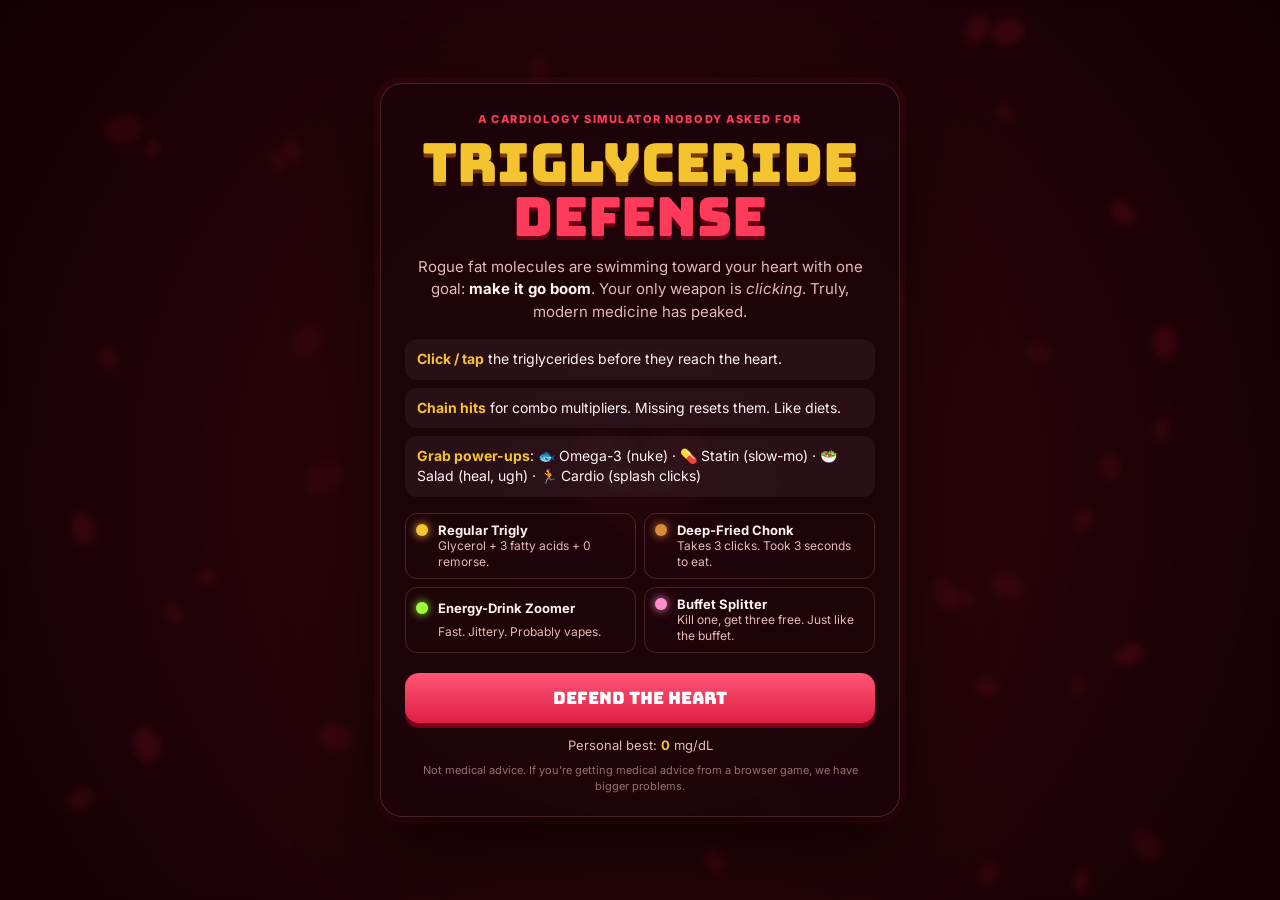
<file: index.html>
<!DOCTYPE html>
<html lang="en">
<head>
<meta charset="UTF-8">
<meta name="viewport" content="width=device-width, initial-scale=1, viewport-fit=cover">
<title>Triglyceride Defense</title>
<meta name="description" content="A deeply sarcastic browser game where you defend a heart from rogue triglycerides. Clicking is cardio now.">
<meta name="theme-color" content="#1a0005">
<link rel="icon" href="data:image/svg+xml,<svg xmlns='http://www.w3.org/2000/svg' viewBox='0 0 100 100'><text y='.9em' font-size='90'>🫀</text></svg>">
<link rel="preconnect" href="https://fonts.googleapis.com">
<link rel="preconnect" href="https://fonts.gstatic.com" crossorigin>
<link href="https://fonts.googleapis.com/css2?family=Bungee&family=Inter:wght@400;600;800&display=swap" rel="stylesheet">
<link rel="stylesheet" href="style.css">
</head>
<body>
<canvas id="game" aria-label="Game field: a heart surrounded by attacking triglycerides"></canvas>

<header id="hud" hidden>
  <div class="hud-block hp">
    <div class="label">Heart integrity</div>
    <div class="hpbar"><div id="hpfill"></div></div>
    <div class="sub"><canvas id="ecg" width="96" height="22"></canvas><span><span id="bpm">72</span> BPM</span></div>
  </div>
  <div class="hud-block center">
    <div class="label">Wave</div>
    <div id="wave" class="big">1</div>
  </div>
  <div class="hud-block right">
    <div class="label">mg/dL removed</div>
    <div id="score" class="big">0</div>
    <div id="combo" class="sub"></div>
  </div>
  <div class="hud-buttons">
    <button id="pauseBtn" class="icon-btn" aria-label="Pause" title="Pause (P)">❚❚</button>
    <button id="muteBtn" class="icon-btn" aria-label="Toggle sound" title="Sound (M)">🔊</button>
  </div>
</header>

<div id="quip" aria-live="polite"></div>
<div id="banner"><div class="b-title"></div><div class="b-sub"></div></div>

<section id="menu" class="overlay">
  <div class="card">
    <div class="kicker">A cardiology simulator nobody asked for</div>
    <h1>Triglyceride<br><span>Defense</span></h1>
    <p class="tag">Rogue fat molecules are swimming toward your heart with one goal: <b>make it go boom</b>.
      Your only weapon is <em>clicking</em>. Truly, modern medicine has peaked.</p>

    <ul class="how">
      <li><b>Click / tap</b> the triglycerides before they reach the heart.</li>
      <li><b>Chain hits</b> for combo multipliers. Missing resets them. Like diets.</li>
      <li><b>Grab power-ups</b>: 🐟 Omega-3 (nuke) · 💊 Statin (slow-mo) · 🥗 Salad (heal, ugh) · 🏃 Cardio (splash clicks)</li>
    </ul>

    <div class="bestiary">
      <div><i style="--c:#f4c430"></i><b>Regular Trigly</b><span>Glycerol + 3 fatty acids + 0 remorse.</span></div>
      <div><i style="--c:#d98b3a"></i><b>Deep-Fried Chonk</b><span>Takes 3 clicks. Took 3 seconds to eat.</span></div>
      <div><i style="--c:#9cff3a"></i><b>Energy-Drink Zoomer</b><span>Fast. Jittery. Probably vapes.</span></div>
      <div><i style="--c:#ff8fc8"></i><b>Buffet Splitter</b><span>Kill one, get three free. Just like the buffet.</span></div>
    </div>

    <button id="startBtn" class="btn">Defend the heart</button>
    <div class="best">Personal best: <b id="menuBest">0</b> mg/dL</div>
    <p class="fine">Not medical advice. If you're getting medical advice from a browser game, we have bigger problems.</p>
  </div>
</section>

<section id="pause" class="overlay" hidden>
  <div class="card small">
    <h2>Paused</h2>
    <p class="tag">The triglycerides are also waiting. Patiently. Menacingly.</p>
    <button id="resumeBtn" class="btn">Resume</button>
    <button id="quitBtn" class="btn ghost">Give up (classic)</button>
  </div>
</section>

<section id="over" class="overlay" hidden>
  <div class="card">
    <div class="kicker">Code blue. Well, code yellow. It's fat.</div>
    <h2>Cardiac Event</h2>
    <p id="overLine" class="tag"></p>
    <div class="panel">
      <div class="panel-title">Lipid panel — patient: you</div>
      <div class="row"><span>Triglycerides removed</span><b><span id="oScore">0</span> mg/dL</b></div>
      <div class="row"><span>Waves survived</span><b id="oWaves">0</b></div>
      <div class="row"><span>Molecules destroyed</span><b id="oKills">0</b></div>
      <div class="row"><span>Click accuracy</span><b id="oAcc">0%</b></div>
      <div class="row"><span>Best combo</span><b id="oCombo">0</b></div>
      <div class="row"><span>Personal best</span><b id="oBest">0</b></div>
    </div>
    <p class="dx"><b>Doctor's note:</b> <span id="dx"></span></p>
    <button id="retryBtn" class="btn">Try again (unlike real life)</button>
    <div class="btn-row">
      <button id="shareBtn" class="btn ghost">Brag about it</button>
      <button id="menuBtn" class="btn ghost">Menu</button>
    </div>
  </div>
</section>

<script src="game.js"></script>
</body>
</html>
</file>
<file: style.css>
:root {
  --bg: #1a0005;
  --blood: #5a0a14;
  --accent: #ff3b5c;
  --fat: #f4c430;
  --ink: #fff4ef;
  --muted: #e7b9b9;
  --card: rgba(30, 4, 10, 0.92);
  --line: rgba(255, 180, 180, 0.18);
}

* { box-sizing: border-box; margin: 0; padding: 0; -webkit-tap-highlight-color: transparent; }

html, body {
  height: 100%;
  overflow: hidden;
  background: var(--bg);
  color: var(--ink);
  font-family: 'Inter', system-ui, -apple-system, sans-serif;
  -webkit-font-smoothing: antialiased;
  user-select: none;
  -webkit-user-select: none;
}

#game {
  position: fixed;
  inset: 0;
  display: block;
  touch-action: none;
  cursor: crosshair;
}

/* ── HUD ── */
#hud {
  position: fixed;
  top: 0; left: 0; right: 0;
  display: flex;
  align-items: flex-start;
  gap: 12px;
  padding: max(10px, env(safe-area-inset-top)) 16px 10px;
  background: linear-gradient(to bottom, rgba(20, 0, 4, 0.85), rgba(20, 0, 4, 0));
  pointer-events: none;
  z-index: 5;
}
#hud[hidden] { display: none; }
.hud-block { min-width: 0; }
.hud-block.hp { flex: 1; max-width: 240px; }
.hud-block.center { text-align: center; }
.hud-block.right { text-align: right; margin-left: auto; }
.label {
  font-size: 10px;
  font-weight: 800;
  letter-spacing: 0.1em;
  text-transform: uppercase;
  color: var(--muted);
}
.big {
  font-family: 'Bungee', 'Inter', sans-serif;
  font-size: 22px;
  line-height: 1.1;
  font-variant-numeric: tabular-nums;
}
.sub {
  display: flex;
  align-items: center;
  gap: 6px;
  margin-top: 4px;
  font-size: 11px;
  font-weight: 600;
  color: var(--muted);
  font-variant-numeric: tabular-nums;
}
.hud-block.right .sub { justify-content: flex-end; color: var(--fat); min-height: 15px; }
.hpbar {
  height: 12px;
  margin-top: 4px;
  border-radius: 6px;
  background: rgba(255, 255, 255, 0.12);
  border: 1px solid rgba(255, 255, 255, 0.2);
  overflow: hidden;
}
#hpfill {
  height: 100%;
  width: 100%;
  background: linear-gradient(90deg, #ff3b5c, #ff8a5c);
  transition: width 200ms ease, background 200ms;
}
#hpfill.low { background: linear-gradient(90deg, #ff0030, #ff3b5c); animation: blink 0.6s steps(2) infinite; }
#ecg { display: block; flex-shrink: 1; min-width: 0; }
.sub > span { white-space: nowrap; }

.hud-buttons { display: flex; gap: 6px; pointer-events: auto; }
.icon-btn {
  width: 36px; height: 36px;
  border-radius: 10px;
  border: 1px solid var(--line);
  background: rgba(255, 255, 255, 0.08);
  color: var(--ink);
  font-size: 14px;
  cursor: pointer;
}
.icon-btn:hover { background: rgba(255, 255, 255, 0.16); }

/* ── Quip ticker ── */
#quip {
  position: fixed;
  left: 50%;
  bottom: max(18px, env(safe-area-inset-bottom));
  transform: translate(-50%, 20px);
  width: max-content;
  max-width: calc(100% - 32px);
  padding: 10px 16px;
  border-radius: 14px;
  background: rgba(15, 0, 3, 0.85);
  border: 1px solid var(--line);
  font-size: 14px;
  font-weight: 600;
  line-height: 1.35;
  text-align: center;
  opacity: 0;
  transition: opacity 250ms, transform 250ms;
  pointer-events: none;
  z-index: 6;
}
#quip.show { opacity: 1; transform: translate(-50%, 0); }
#quip.bad { border-color: rgba(255, 59, 92, 0.7); }
#quip::before { content: 'Dr. Sarcasm: '; color: var(--fat); font-weight: 800; }

/* ── Wave banner ── */
#banner {
  position: fixed;
  left: 50%; top: 22%;
  transform: translate(-50%, -50%) scale(0.9);
  width: calc(100% - 32px);
  max-width: 560px;
  text-align: center;
  opacity: 0;
  pointer-events: none;
  transition: opacity 300ms, transform 300ms;
  z-index: 4;
}
#banner.show { opacity: 1; transform: translate(-50%, -50%) scale(1); }
.b-title {
  font-family: 'Bungee', 'Inter', sans-serif;
  font-size: clamp(22px, 6vw, 40px);
  color: var(--fat);
  text-shadow: 0 3px 0 #7a3b00, 0 0 24px rgba(244, 196, 48, 0.35);
}
.b-sub { margin-top: 6px; font-size: 15px; font-weight: 600; color: var(--ink); text-shadow: 0 2px 8px #000; }

/* ── Overlays ── */
.overlay {
  position: fixed;
  inset: 0;
  display: flex;
  align-items: center;
  justify-content: center;
  padding: 16px;
  background: rgba(10, 0, 2, 0.55);
  backdrop-filter: blur(3px);
  -webkit-backdrop-filter: blur(3px);
  z-index: 10;
}
.overlay[hidden] { display: none; }
.card {
  width: 100%;
  max-width: 520px;
  max-height: calc(100vh - 32px);
  max-height: calc(100dvh - 32px);
  overflow-y: auto;
  padding: 28px 24px 22px;
  border-radius: 22px;
  background: var(--card);
  border: 1px solid var(--line);
  box-shadow: 0 30px 80px rgba(0, 0, 0, 0.6), 0 0 0 6px rgba(255, 59, 92, 0.06);
  text-align: center;
  user-select: text;
  -webkit-user-select: text;
}
.card.small { max-width: 380px; }
.kicker {
  font-size: 11px;
  font-weight: 800;
  letter-spacing: 0.14em;
  text-transform: uppercase;
  color: var(--accent);
}
h1, h2 {
  font-family: 'Bungee', 'Inter', sans-serif;
  font-weight: 400;
  line-height: 1;
  margin: 10px 0 12px;
}
h1 { font-size: clamp(34px, 9vw, 54px); color: var(--fat); text-shadow: 0 4px 0 #7a3b00; }
h1 span { color: var(--accent); text-shadow: 0 4px 0 #6b0014; }
h2 { font-size: clamp(28px, 7vw, 40px); color: var(--accent); text-shadow: 0 4px 0 #6b0014; }
.tag { color: var(--muted); font-size: 15px; line-height: 1.5; margin-bottom: 16px; }
.tag b { color: var(--ink); }

.how {
  list-style: none;
  text-align: left;
  display: grid;
  gap: 8px;
  margin-bottom: 16px;
  font-size: 14px;
  line-height: 1.45;
}
.how li { padding: 10px 12px; border-radius: 12px; background: rgba(255, 255, 255, 0.05); }
.how b { color: var(--fat); }

.bestiary {
  display: grid;
  grid-template-columns: 1fr 1fr;
  gap: 8px;
  margin-bottom: 20px;
  text-align: left;
}
.bestiary div {
  display: grid;
  grid-template-columns: 14px 1fr;
  column-gap: 8px;
  align-items: center;
  padding: 8px 10px;
  border-radius: 12px;
  border: 1px solid var(--line);
  font-size: 12px;
}
.bestiary i { width: 12px; height: 12px; border-radius: 50%; background: var(--c); box-shadow: 0 0 10px var(--c); }
.bestiary b { font-size: 13px; }
.bestiary span { grid-column: 2; color: var(--muted); line-height: 1.35; }

.btn {
  display: block;
  width: 100%;
  padding: 14px 18px;
  border-radius: 14px;
  border: none;
  background: linear-gradient(180deg, #ff5675, #e01f45);
  box-shadow: 0 5px 0 #7a0019;
  color: #fff;
  font-family: 'Bungee', 'Inter', sans-serif;
  font-size: 17px;
  cursor: pointer;
  transition: transform 80ms, box-shadow 80ms;
}
.btn:hover { filter: brightness(1.08); }
.btn:active { transform: translateY(4px); box-shadow: 0 1px 0 #7a0019; }
.btn:focus-visible, .icon-btn:focus-visible { outline: 3px solid var(--fat); outline-offset: 3px; }
.btn.ghost {
  margin-top: 10px;
  background: transparent;
  box-shadow: none;
  border: 1px solid var(--line);
  font-family: 'Inter', sans-serif;
  font-weight: 800;
  font-size: 14px;
}
.btn-row { display: flex; gap: 10px; }
.btn-row .btn { flex: 1; }

.best { margin-top: 14px; font-size: 13px; color: var(--muted); }
.best b { color: var(--fat); }
.fine { margin-top: 10px; font-size: 11px; color: rgba(231, 185, 185, 0.6); line-height: 1.4; }

.panel {
  text-align: left;
  border-radius: 14px;
  border: 1px solid var(--line);
  background: rgba(255, 255, 255, 0.04);
  padding: 4px 14px;
  margin-bottom: 14px;
  font-variant-numeric: tabular-nums;
}
.panel-title {
  padding: 10px 0 8px;
  font-size: 11px;
  font-weight: 800;
  letter-spacing: 0.12em;
  text-transform: uppercase;
  color: var(--accent);
  border-bottom: 1px dashed var(--line);
}
.row { display: flex; justify-content: space-between; gap: 12px; padding: 8px 0; font-size: 14px; border-bottom: 1px dashed var(--line); }
.row:last-child { border-bottom: none; }
.row span { color: var(--muted); }
.dx { font-size: 14px; line-height: 1.5; color: var(--muted); margin-bottom: 16px; text-align: left; }
.dx b { color: var(--fat); }

@keyframes blink { 50% { opacity: 0.55; } }

@media (max-width: 480px) {
  #hud { gap: 8px; padding-left: 12px; padding-right: 12px; }
  .big { font-size: 18px; }
  .icon-btn { width: 32px; height: 32px; }
  #ecg { width: 56px; height: 18px; }
  .bestiary { grid-template-columns: 1fr; }
  .card { padding: 22px 16px 18px; }
  #quip { font-size: 13px; }
}

@media (prefers-reduced-motion: reduce) {
  #quip, #banner, .btn { transition: none; }
  #hpfill.low { animation: none; }
}
</file>
